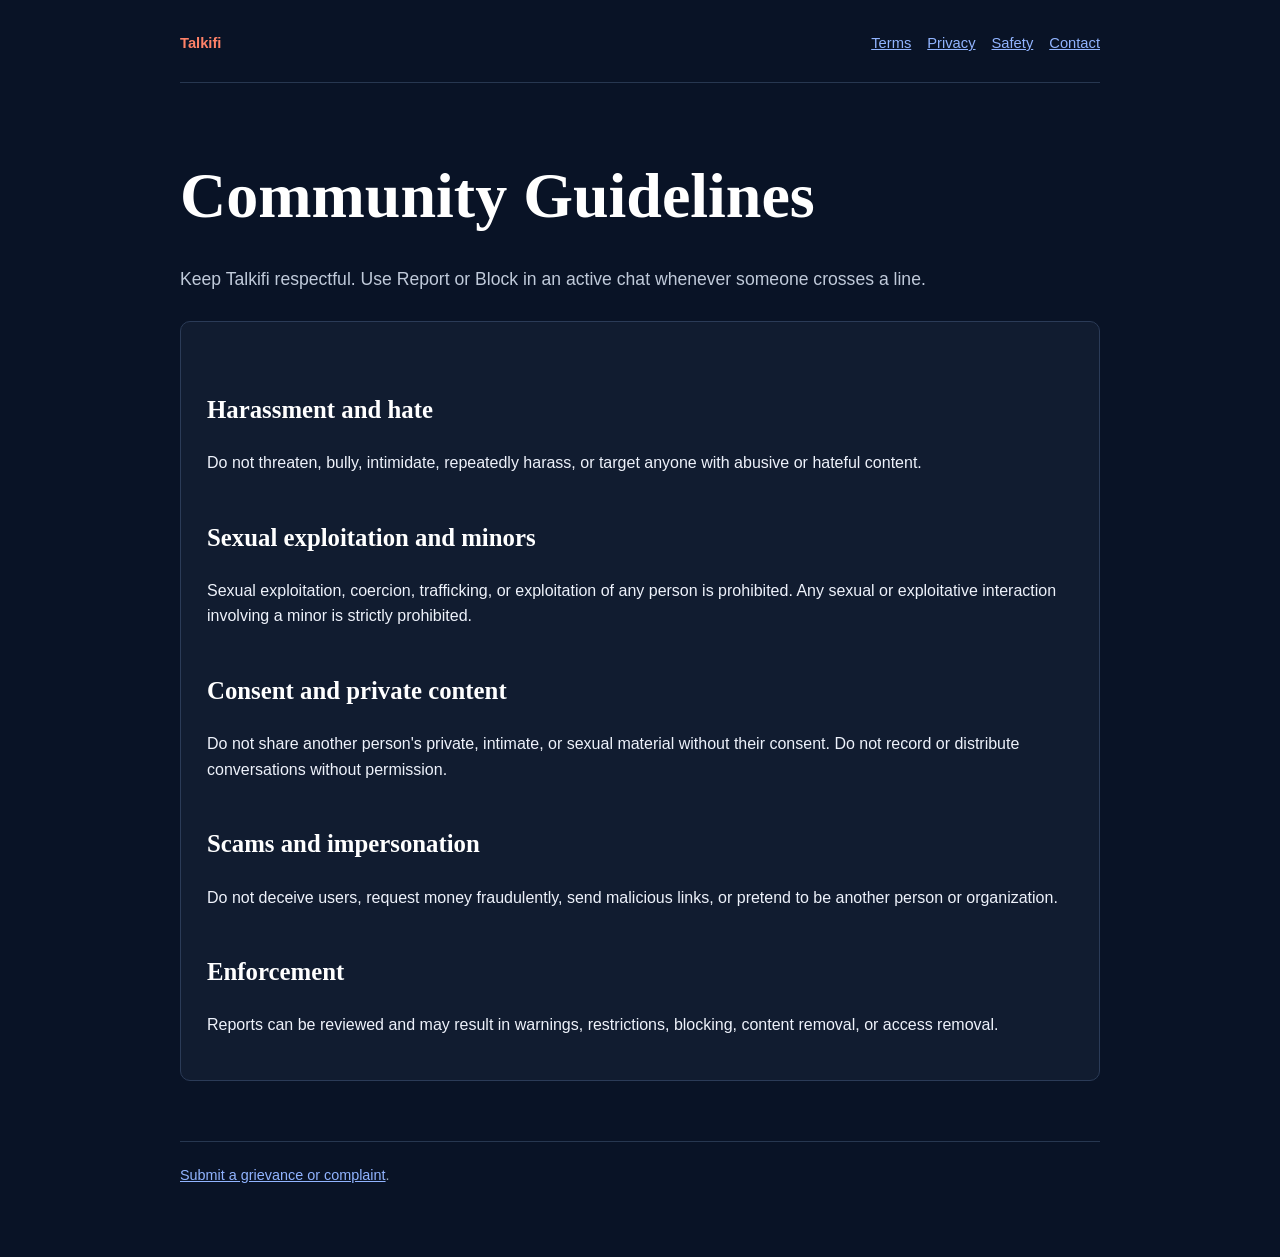
<file: community-guidelines/index.html>
<!doctype html><html lang="en"><head><meta charset="utf-8"><meta name="viewport" content="width=device-width,initial-scale=1"><title>Community Guidelines | Talkifi</title><link rel="stylesheet" href="../public/css/legal.css"></head><body><main class="legal-shell"><nav class="legal-nav"><a class="legal-brand" href="../">Talkifi</a><a href="../terms/">Terms</a><a href="../privacy/">Privacy</a><a href="../safety/">Safety</a><a href="../contact/">Contact</a></nav><h1>Community Guidelines</h1><p class="intro">Keep Talkifi respectful. Use Report or Block in an active chat whenever someone crosses a line.</p><section class="legal-card"><h2>Harassment and hate</h2><p>Do not threaten, bully, intimidate, repeatedly harass, or target anyone with abusive or hateful content.</p><h2>Sexual exploitation and minors</h2><p>Sexual exploitation, coercion, trafficking, or exploitation of any person is prohibited. Any sexual or exploitative interaction involving a minor is strictly prohibited.</p><h2>Consent and private content</h2><p>Do not share another person's private, intimate, or sexual material without their consent. Do not record or distribute conversations without permission.</p><h2>Scams and impersonation</h2><p>Do not deceive users, request money fraudulently, send malicious links, or pretend to be another person or organization.</p><h2>Enforcement</h2><p>Reports can be reviewed and may result in warnings, restrictions, blocking, content removal, or access removal.</p></section><footer><a href="../grievance/">Submit a grievance or complaint</a>.</footer></main></body></html>
</file>
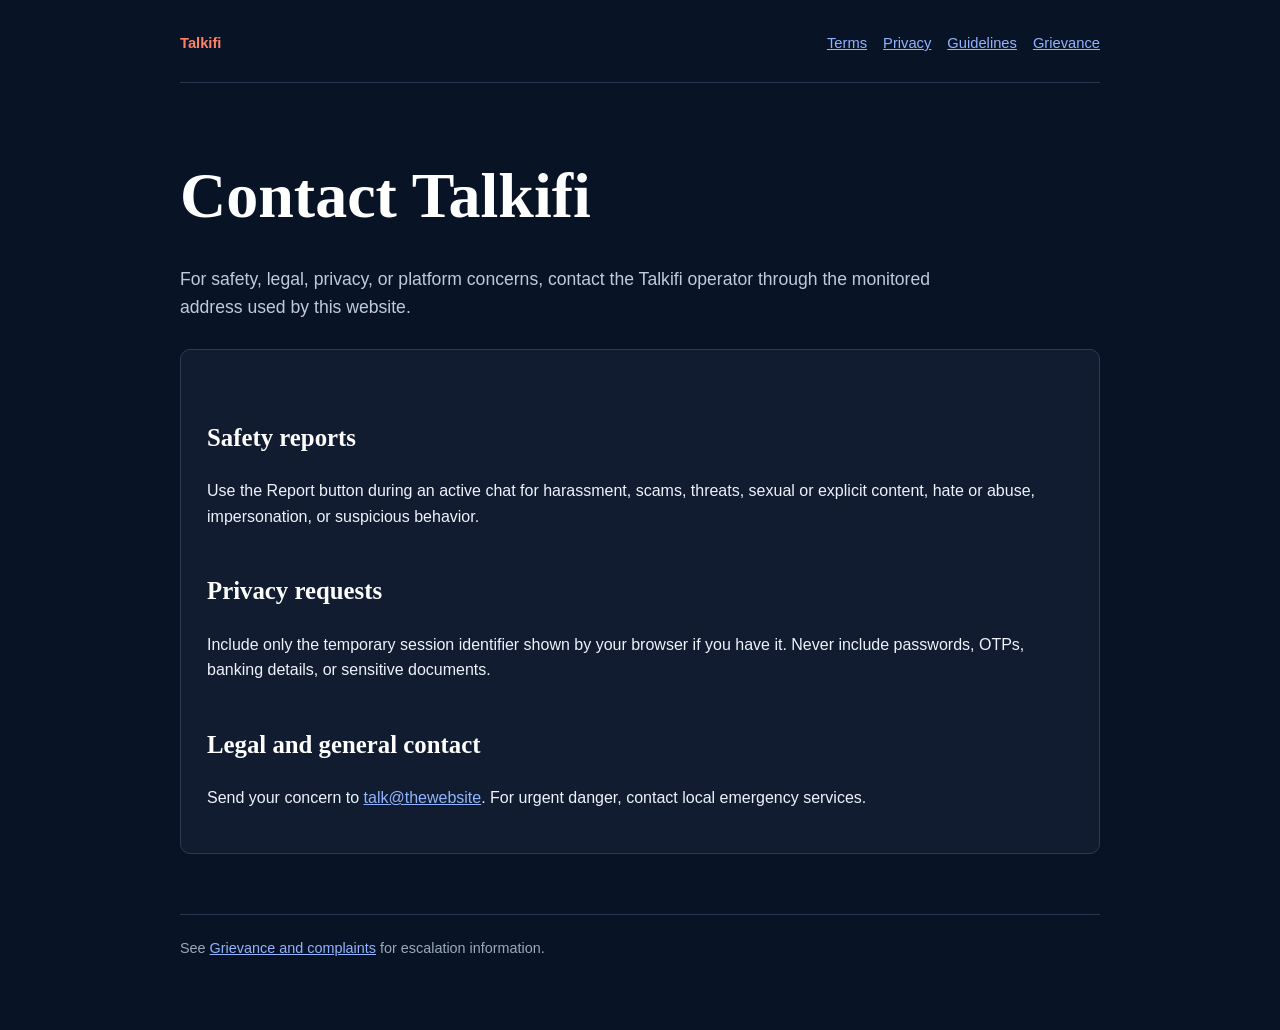
<file: contact/index.html>
<!doctype html><html lang="en"><head><meta charset="utf-8"><meta name="viewport" content="width=device-width,initial-scale=1"><title>Contact | Talkifi</title><link rel="stylesheet" href="../public/css/legal.css"></head><body><main class="legal-shell"><nav class="legal-nav"><a class="legal-brand" href="../">Talkifi</a><a href="../terms/">Terms</a><a href="../privacy/">Privacy</a><a href="../community-guidelines/">Guidelines</a><a href="../grievance/">Grievance</a></nav><h1>Contact Talkifi</h1><p class="intro">For safety, legal, privacy, or platform concerns, contact the Talkifi operator through the monitored address used by this website.</p><section class="legal-card"><h2>Safety reports</h2><p>Use the Report button during an active chat for harassment, scams, threats, sexual or explicit content, hate or abuse, impersonation, or suspicious behavior.</p><h2>Privacy requests</h2><p>Include only the temporary session identifier shown by your browser if you have it. Never include passwords, OTPs, banking details, or sensitive documents.</p><h2>Legal and general contact</h2><p>Send your concern to <a href="mailto:talk@thewebsite">talk@thewebsite</a>. For urgent danger, contact local emergency services.</p></section><footer>See <a href="../grievance/">Grievance and complaints</a> for escalation information.</footer></main></body></html>
</file>
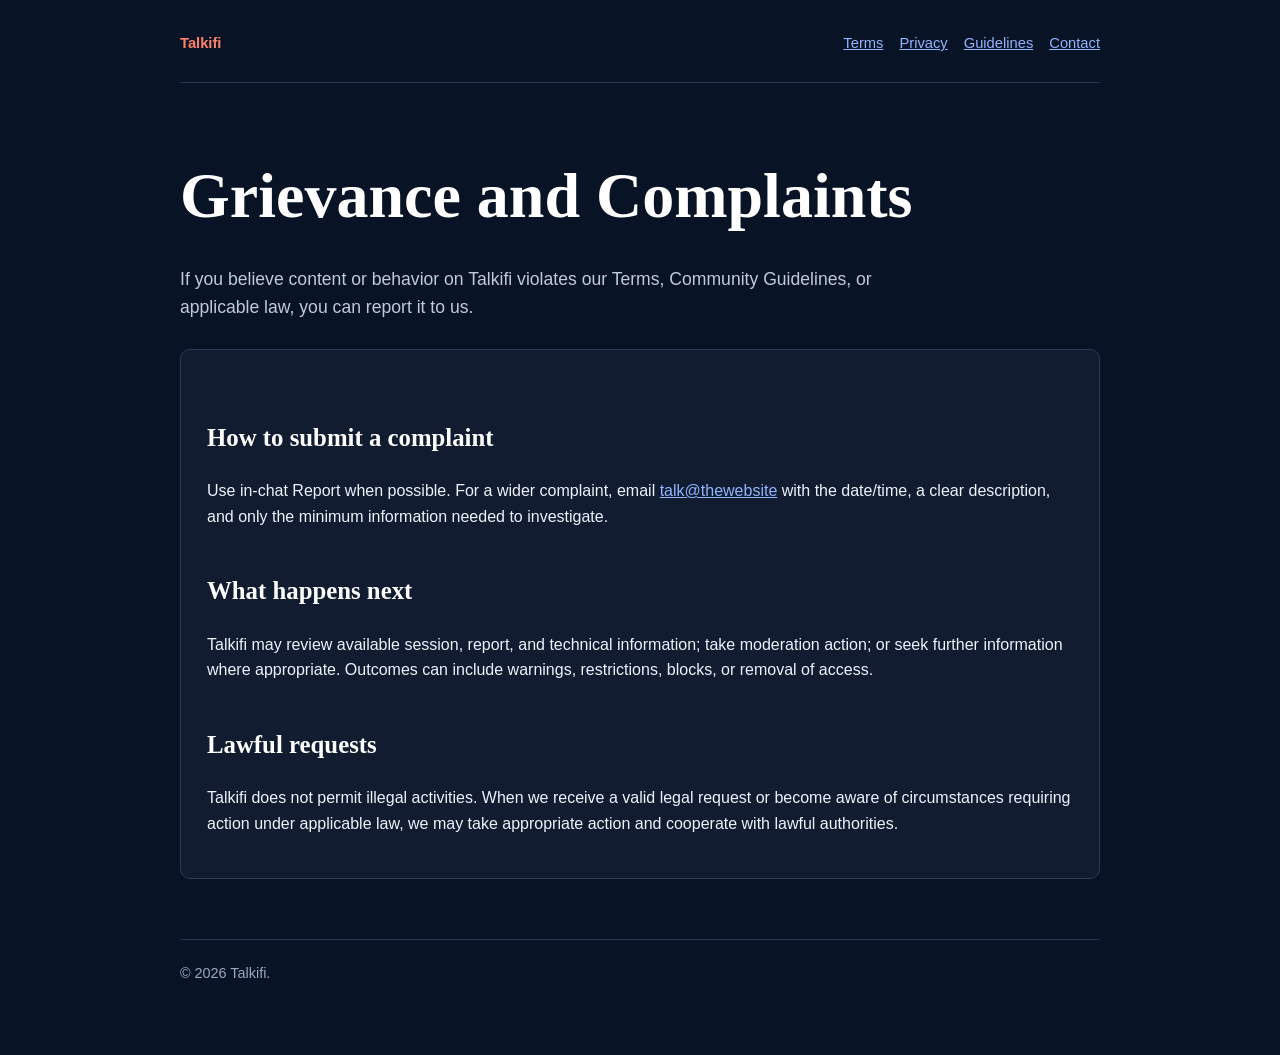
<file: grievance/index.html>
<!doctype html><html lang="en"><head><meta charset="utf-8"><meta name="viewport" content="width=device-width,initial-scale=1"><title>Grievance and Complaints | Talkifi</title><link rel="stylesheet" href="../public/css/legal.css"></head><body><main class="legal-shell"><nav class="legal-nav"><a class="legal-brand" href="../">Talkifi</a><a href="../terms/">Terms</a><a href="../privacy/">Privacy</a><a href="../community-guidelines/">Guidelines</a><a href="../contact/">Contact</a></nav><h1>Grievance and Complaints</h1><p class="intro">If you believe content or behavior on Talkifi violates our Terms, Community Guidelines, or applicable law, you can report it to us.</p><section class="legal-card"><h2>How to submit a complaint</h2><p>Use in-chat Report when possible. For a wider complaint, email <a href="mailto:talk@thewebsite">talk@thewebsite</a> with the date/time, a clear description, and only the minimum information needed to investigate.</p><h2>What happens next</h2><p>Talkifi may review available session, report, and technical information; take moderation action; or seek further information where appropriate. Outcomes can include warnings, restrictions, blocks, or removal of access.</p><h2>Lawful requests</h2><p>Talkifi does not permit illegal activities. When we receive a valid legal request or become aware of circumstances requiring action under applicable law, we may take appropriate action and cooperate with lawful authorities.</p></section><footer>© 2026 Talkifi.</footer></main></body></html>
</file>
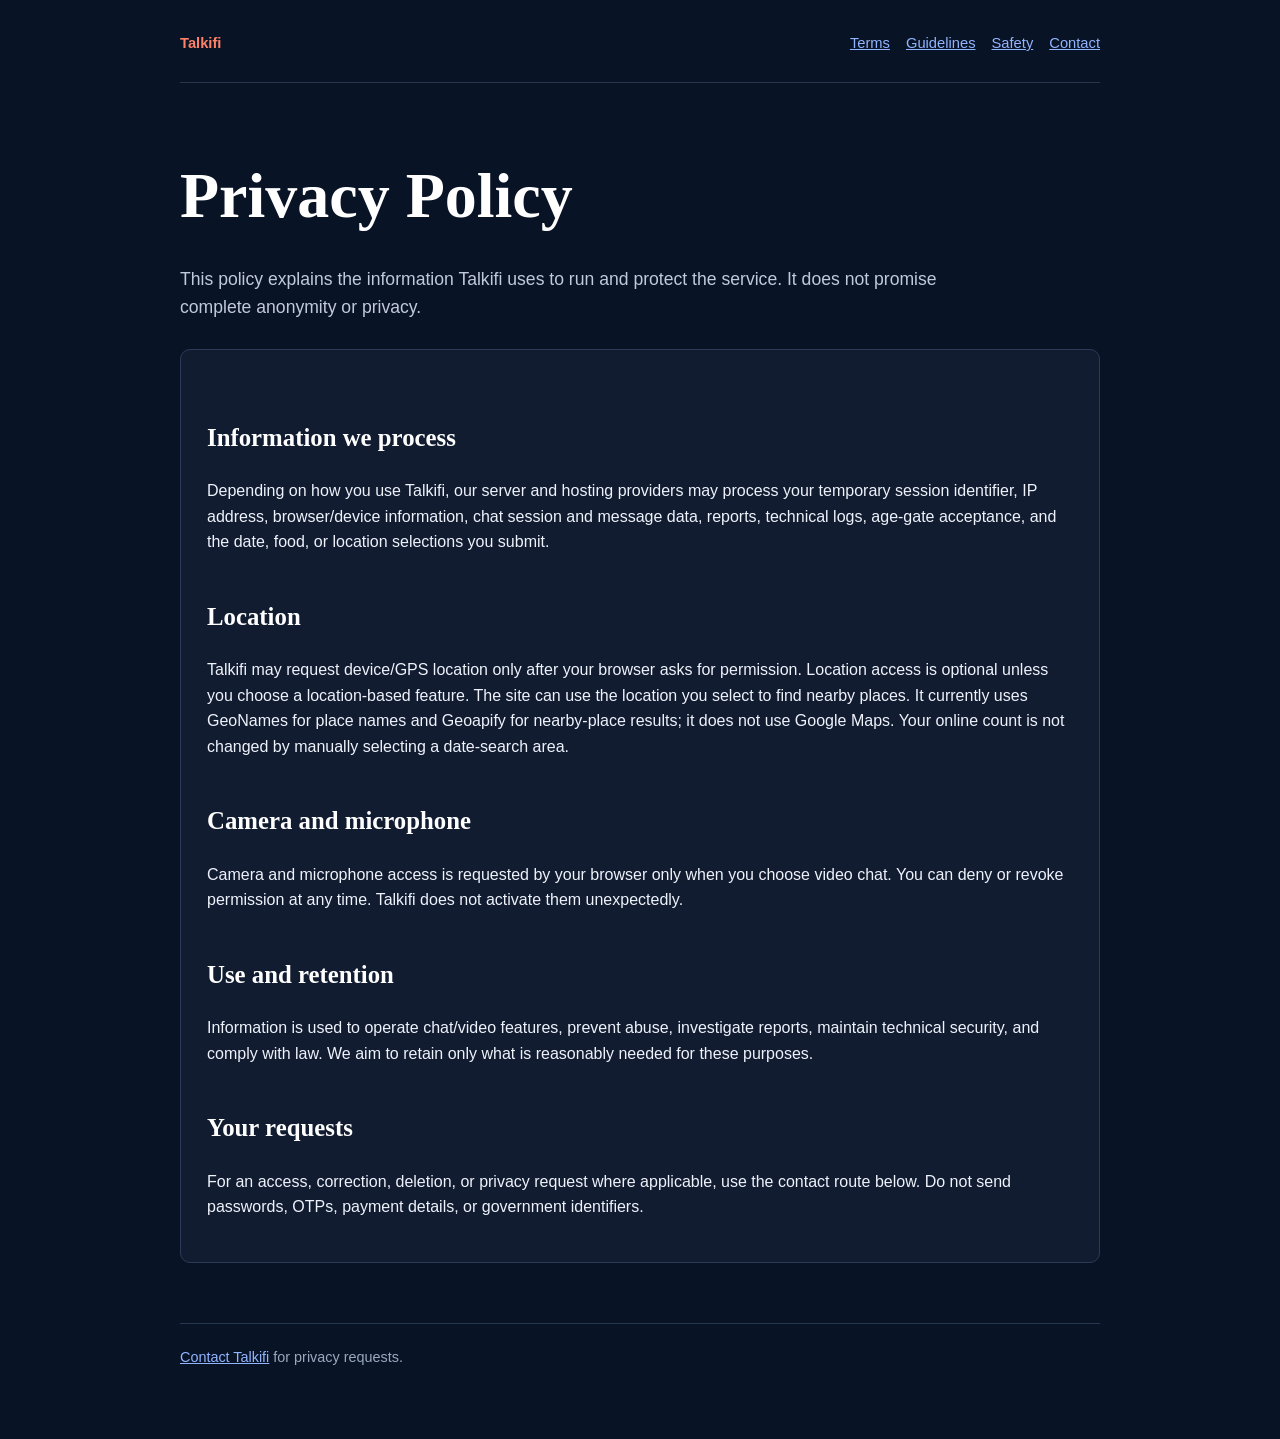
<file: privacy/index.html>
<!doctype html><html lang="en"><head><meta charset="utf-8"><meta name="viewport" content="width=device-width,initial-scale=1"><title>Privacy Policy | Talkifi</title><link rel="stylesheet" href="../public/css/legal.css"></head><body><main class="legal-shell"><nav class="legal-nav"><a class="legal-brand" href="../">Talkifi</a><a href="../terms/">Terms</a><a href="../community-guidelines/">Guidelines</a><a href="../safety/">Safety</a><a href="../contact/">Contact</a></nav><h1>Privacy Policy</h1><p class="intro">This policy explains the information Talkifi uses to run and protect the service. It does not promise complete anonymity or privacy.</p><section class="legal-card"><h2>Information we process</h2><p>Depending on how you use Talkifi, our server and hosting providers may process your temporary session identifier, IP address, browser/device information, chat session and message data, reports, technical logs, age-gate acceptance, and the date, food, or location selections you submit.</p><h2>Location</h2><p>Talkifi may request device/GPS location only after your browser asks for permission. Location access is optional unless you choose a location-based feature. The site can use the location you select to find nearby places. It currently uses GeoNames for place names and Geoapify for nearby-place results; it does not use Google Maps. Your online count is not changed by manually selecting a date-search area.</p><h2>Camera and microphone</h2><p>Camera and microphone access is requested by your browser only when you choose video chat. You can deny or revoke permission at any time. Talkifi does not activate them unexpectedly.</p><h2>Use and retention</h2><p>Information is used to operate chat/video features, prevent abuse, investigate reports, maintain technical security, and comply with law. We aim to retain only what is reasonably needed for these purposes.</p><h2>Your requests</h2><p>For an access, correction, deletion, or privacy request where applicable, use the contact route below. Do not send passwords, OTPs, payment details, or government identifiers.</p></section><footer><a href="../contact/">Contact Talkifi</a> for privacy requests.</footer></main></body></html>
</file>
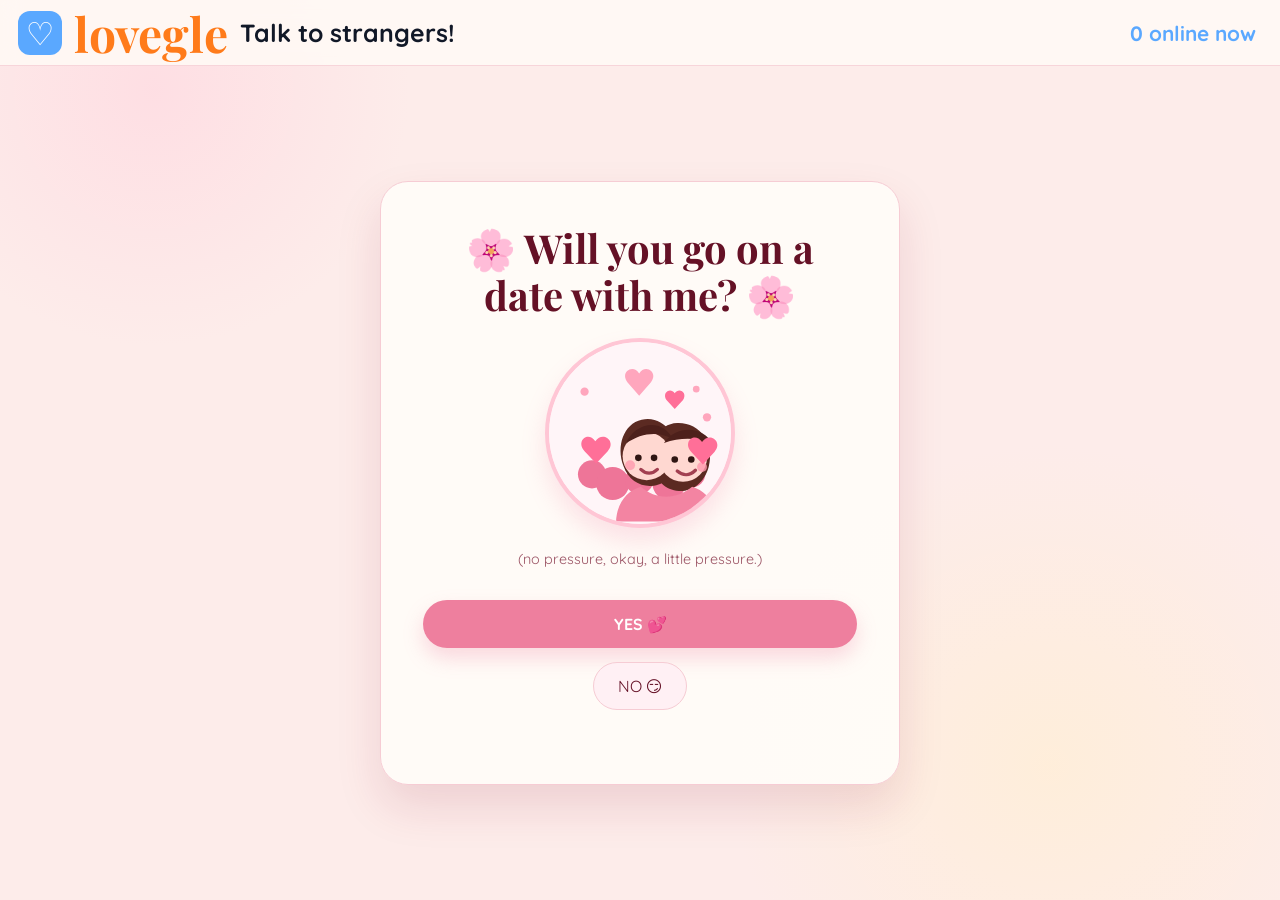
<file: public/index.html>
<!DOCTYPE html>
<html lang="en">
<head>
  <meta charset="UTF-8">
  <meta name="viewport" content="width=device-width, initial-scale=1.0">
  <title>Will You Go On A Date?</title>
  <link rel="preconnect" href="https://fonts.googleapis.com">
  <link rel="preconnect" href="https://fonts.gstatic.com" crossorigin>
  <link href="https://fonts.googleapis.com/css2?family=Playfair+Display:wght@600;700&family=Quicksand:wght@500;600;700&display=swap" rel="stylesheet">
  <link rel="stylesheet" href="css/style.css">
</head>
<body>
  <div class="petal-field" aria-hidden="true"></div>

  <header class="chat-topbar">
    <div class="chat-brand">
      <span class="brand-mark">♡</span>
      <span class="brand-name">lovegle</span>
      <strong>Talk to strangers!</strong>
    </div>
    <button class="online-counter" id="onlineCounter" type="button">0 online now</button>
  </header>

  <aside class="online-panel" id="onlinePanel" aria-hidden="true">
    <div class="online-panel-head">
      <strong>Online People</strong>
      <button id="closeOnlinePanel" type="button" aria-label="Close online stats">×</button>
    </div>
    <div class="online-total" id="onlineTotal">0 online now</div>
    <h3>Country wise</h3>
    <div class="stats-list" id="countryStats"></div>
    <h3>State wise</h3>
    <div class="stats-list" id="stateStats"></div>
  </aside>

  <main class="app-shell">
    <section class="screen active" data-screen="invite">
      <div class="panel invitation-panel">
        <h1>🌸 Will you go on a date with me? 🌸</h1>
        <img class="couple-art" src="assets/couple.svg" alt="Cute romantic couple illustration">
        <p class="tiny-note">(no pressure, okay, a little pressure.)</p>
        <button class="primary-btn" id="yesBtn" type="button">YES 💕</button>
        <button class="secondary-btn runaway" id="noBtn" type="button">NO 😏</button>
        <p class="error-message" id="inviteError"></p>
      </div>
    </section>

    <section class="screen" data-screen="yes">
      <div class="panel">
        <h2>WAIT... YOU ACTUALLY SAID YES?? 🥹</h2>
        <p>I was so ready for you to say no 😭</p>
        <div class="heart-row">💗 💗 💗</div>
        <button class="primary-btn" data-next="date" type="button">okay okay! →</button>
      </div>
    </section>

    <section class="screen" data-screen="date">
      <div class="panel form-panel">
        <h2>So... when are you free? 🥺</h2>
        <label for="dateInput">Pick a Day 🗓️</label>
        <input id="dateInput" type="date">
        <label for="timeInput">What Time? ⏰</label>
        <select id="timeInput">
          <option value="">choose a time...</option>
          <option value="17:00">5:00 PM</option>
          <option value="18:00">6:00 PM</option>
          <option value="19:00">7:00 PM</option>
          <option value="20:00">8:00 PM</option>
        </select>
        <button class="primary-btn" id="saveDateBtn" type="button">set the date! 💗</button>
        <p class="error-message" id="dateError"></p>
      </div>
    </section>

    <section class="screen" data-screen="food">
      <div class="panel food-panel">
        <h2>What are we feeling? 🍽️✨</h2>
        <p>pick your vibe</p>
        <div class="food-grid" id="foodGrid">
          <button class="food-card" data-food="Pizza" type="button"><span>🍕</span>Pizza</button>
          <button class="food-card" data-food="Sushi" type="button"><span>🍣</span>Sushi</button>
          <button class="food-card" data-food="Burgers" type="button"><span>🍔</span>Burgers</button>
          <button class="food-card" data-food="Pasta" type="button"><span>🍝</span>Pasta</button>
          <button class="food-card" data-food="Tacos" type="button"><span>🌮</span>Tacos</button>
          <button class="food-card" data-food="Ramen" type="button"><span>🍜</span>Ramen</button>
        </div>
        <button class="primary-btn" id="saveFoodBtn" type="button">that's the vibe →</button>
        <p class="error-message" id="foodError"></p>
      </div>
    </section>

    <section class="screen" data-screen="location">
      <div class="panel location-panel">
        <h2>Find nearby maybes 💞</h2>
        <p class="tiny-note">Country → state → district → town. Matches stay within a 10 km radius and exact locations stay private.</p>
        <div class="select-stack">
          <label for="countrySelect">Country</label>
          <select id="countrySelect"></select>
          <label for="stateSelect">State</label>
          <select id="stateSelect" disabled></select>
          <label for="districtSelect">District</label>
          <select id="districtSelect" disabled></select>
          <label for="townSelect">Town</label>
          <select id="townSelect" disabled></select>
        </div>
        <div class="radius-control">
          <span>Search diameter</span>
          <strong>10 km</strong>
        </div>
        <div class="approx-map" id="approxMap" aria-label="Approximate nearby match map">
          <div class="map-ring"></div>
          <div class="map-pin user-pin">You</div>
        </div>
        <button class="primary-btn" id="saveLocationBtn" type="button">show nearby matches 💘</button>
        <p class="error-message" id="locationError"></p>
      </div>
    </section>

    <section class="screen" data-screen="matches">
      <div class="panel match-panel">
        <h2>Soft matches around you 💌</h2>
        <p class="tiny-note">Only accepted profiles appear. Details are intentionally limited.</p>
        <div class="match-list" id="matchList"></div>
        <button class="primary-btn" data-next="final" type="button">continue →</button>
      </div>
    </section>

    <section class="screen" data-screen="final">
      <div class="panel">
        <h2>glad you didn't say no. be ready by 6, I'm coming to get you 🚗</h2>
        <p><em>P.S. normal people text. I made a whole website for you. no big deal. 😌</em></p>
        <div class="heart-row">♥ ♥ ♥ ♥ ♥</div>
        <button class="primary-btn" id="acceptBtn" type="button">ok I accept 🥰</button>
        <button class="secondary-btn wide-secondary" data-next="stranger-chat" type="button">random live chat 💬</button>
        <p class="error-message" id="acceptError"></p>
      </div>
    </section>

    <section class="screen" data-screen="stranger-chat">
      <div class="panel chat-panel">
        <h2>Stranger live chat 💬</h2>
        <div class="mode-tabs" role="group" aria-label="Chat mode">
          <button class="mode-tab active" id="textModeBtn" type="button">Text Chat</button>
          <button class="mode-tab" id="videoModeBtn" type="button">Video Chat</button>
        </div>
        <p class="tiny-note">Text chat and optional video with a random person. Keep it kind and do not share private details.</p>
        <div class="chat-status" id="chatStatus">Not connected</div>
        <div class="video-grid">
          <video id="localVideo" muted playsinline></video>
          <video id="remoteVideo" playsinline autoplay></video>
        </div>
        <div class="chat-actions">
          <button class="primary-btn compact-btn" id="findChatBtn" type="button">find person</button>
          <button class="secondary-btn compact-btn" id="videoChatBtn" type="button" disabled>start video</button>
          <button class="secondary-btn compact-btn" id="leaveChatBtn" type="button" disabled>leave</button>
        </div>
        <div class="messages" id="messages"></div>
        <form class="message-form" id="messageForm">
          <input id="messageInput" type="text" maxlength="1000" placeholder="type a sweet message..." autocomplete="off" disabled>
          <button class="primary-btn send-btn" type="submit" disabled>send</button>
        </form>
        <p class="error-message" id="chatError"></p>
      </div>
    </section>
  </main>

  <script src="js/api.js"></script>
  <script src="js/animations.js"></script>
  <script src="js/app.js"></script>
</body>
</html>
</file>
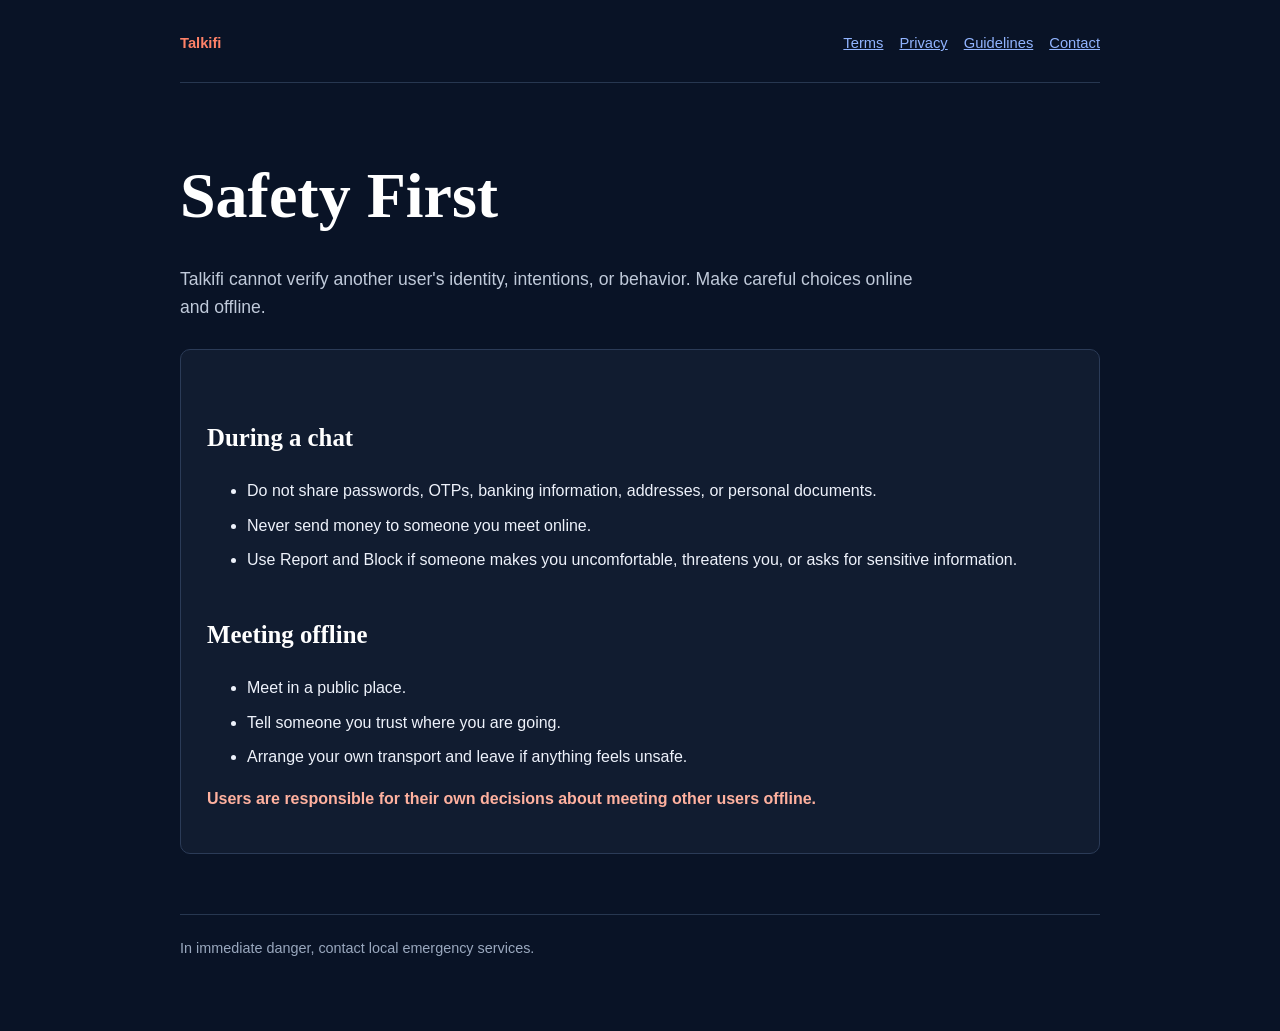
<file: safety/index.html>
<!doctype html><html lang="en"><head><meta charset="utf-8"><meta name="viewport" content="width=device-width,initial-scale=1"><title>Safety | Talkifi</title><link rel="stylesheet" href="../public/css/legal.css"></head><body><main class="legal-shell"><nav class="legal-nav"><a class="legal-brand" href="../">Talkifi</a><a href="../terms/">Terms</a><a href="../privacy/">Privacy</a><a href="../community-guidelines/">Guidelines</a><a href="../contact/">Contact</a></nav><h1>Safety First</h1><p class="intro">Talkifi cannot verify another user's identity, intentions, or behavior. Make careful choices online and offline.</p><section class="legal-card"><h2>During a chat</h2><ul><li>Do not share passwords, OTPs, banking information, addresses, or personal documents.</li><li>Never send money to someone you meet online.</li><li>Use Report and Block if someone makes you uncomfortable, threatens you, or asks for sensitive information.</li></ul><h2>Meeting offline</h2><ul><li>Meet in a public place.</li><li>Tell someone you trust where you are going.</li><li>Arrange your own transport and leave if anything feels unsafe.</li></ul><p class="notice">Users are responsible for their own decisions about meeting other users offline.</p></section><footer>In immediate danger, contact local emergency services.</footer></main></body></html>
</file>
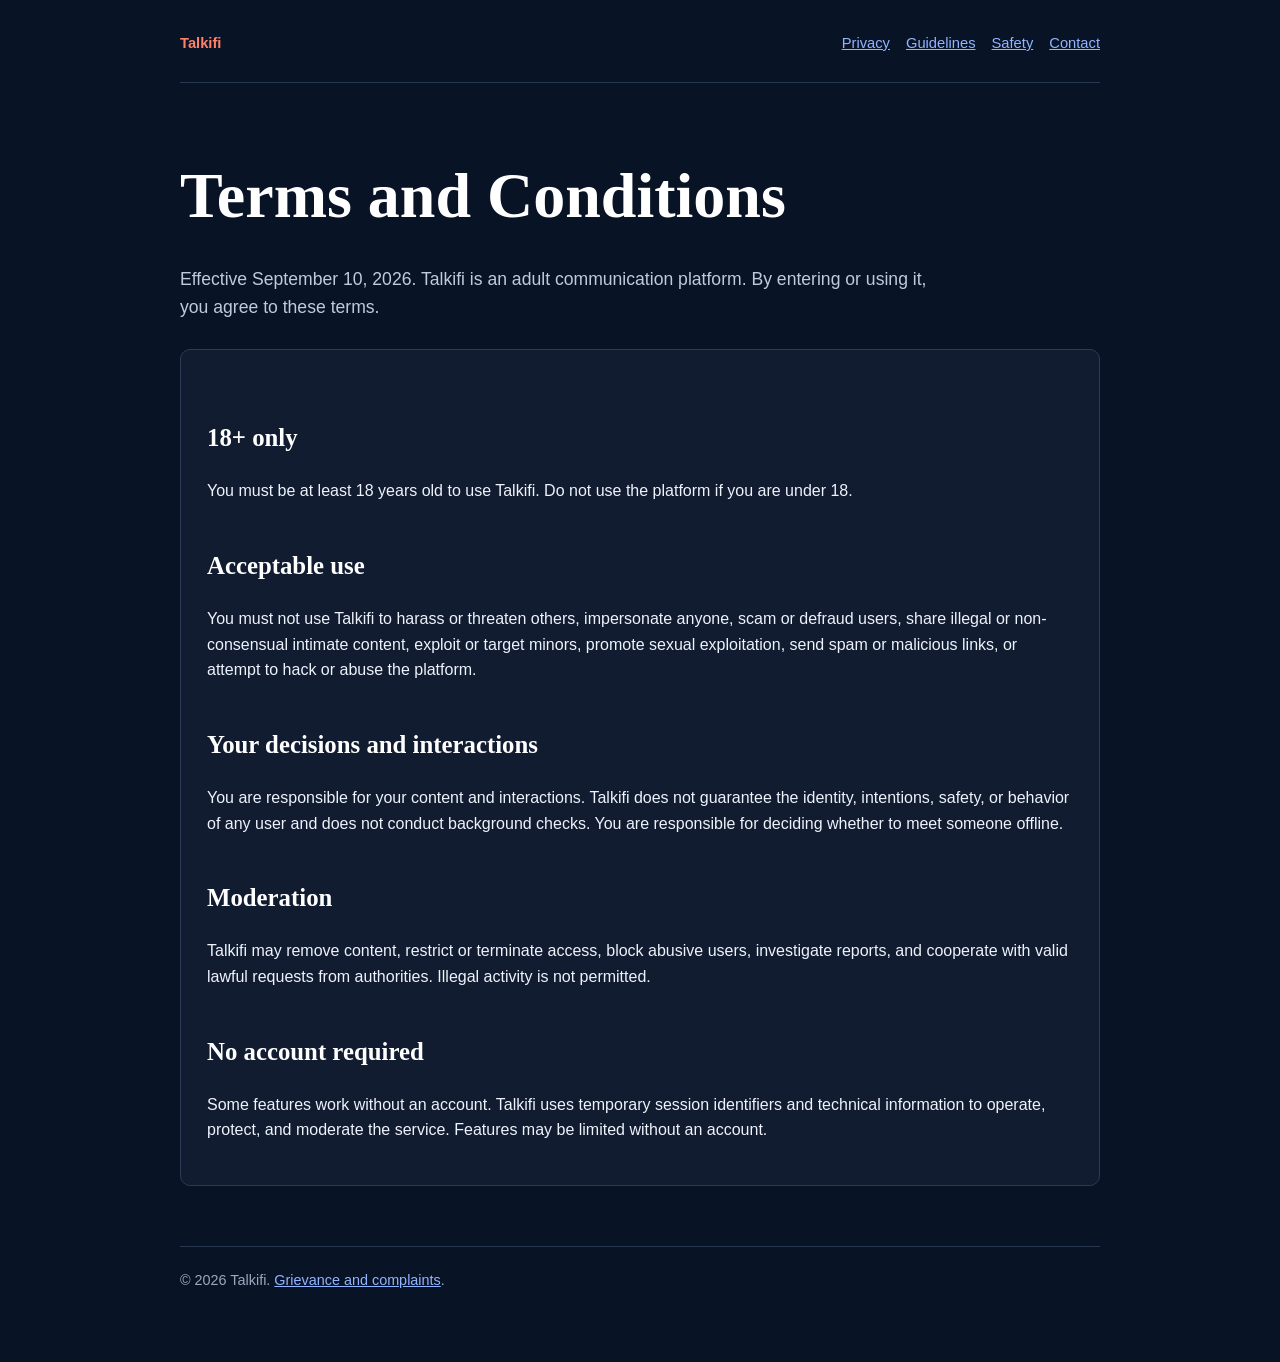
<file: terms/index.html>
<!doctype html><html lang="en"><head><meta charset="utf-8"><meta name="viewport" content="width=device-width,initial-scale=1"><title>Terms and Conditions | Talkifi</title><link rel="stylesheet" href="../public/css/legal.css"></head><body><main class="legal-shell"><nav class="legal-nav"><a class="legal-brand" href="../">Talkifi</a><a href="../privacy/">Privacy</a><a href="../community-guidelines/">Guidelines</a><a href="../safety/">Safety</a><a href="../contact/">Contact</a></nav><h1>Terms and Conditions</h1><p class="intro">Effective September 10, 2026. Talkifi is an adult communication platform. By entering or using it, you agree to these terms.</p><section class="legal-card"><h2>18+ only</h2><p>You must be at least 18 years old to use Talkifi. Do not use the platform if you are under 18.</p><h2>Acceptable use</h2><p>You must not use Talkifi to harass or threaten others, impersonate anyone, scam or defraud users, share illegal or non-consensual intimate content, exploit or target minors, promote sexual exploitation, send spam or malicious links, or attempt to hack or abuse the platform.</p><h2>Your decisions and interactions</h2><p>You are responsible for your content and interactions. Talkifi does not guarantee the identity, intentions, safety, or behavior of any user and does not conduct background checks. You are responsible for deciding whether to meet someone offline.</p><h2>Moderation</h2><p>Talkifi may remove content, restrict or terminate access, block abusive users, investigate reports, and cooperate with valid lawful requests from authorities. Illegal activity is not permitted.</p><h2>No account required</h2><p>Some features work without an account. Talkifi uses temporary session identifiers and technical information to operate, protect, and moderate the service. Features may be limited without an account.</p></section><footer>© 2026 Talkifi. <a href="../grievance/">Grievance and complaints</a>.</footer></main></body></html>
</file>
<file: public/css/legal.css>
:root { color-scheme: dark; }
* { box-sizing: border-box; }
body { margin: 0; background: #091326; color: #eef2fb; font-family: Arial, sans-serif; line-height: 1.6; }
a { color: #91b4ff; }
.legal-shell { width: min(920px, calc(100% - 40px)); margin: 0 auto; padding: 32px 0 70px; }
.legal-nav { display: flex; flex-wrap: wrap; gap: 16px; padding-bottom: 26px; border-bottom: 1px solid #273750; font-size: .92rem; }
.legal-brand { margin-right: auto; color: #ff8268; font-weight: 700; text-decoration: none; }
h1, h2 { font-family: Georgia, serif; color: #fff; } h1 { font-size: clamp(2.25rem, 6vw, 4rem); margin: 62px 0 12px; } h2 { margin-top: 42px; font-size: 1.55rem; }
.intro { color: #c0cada; font-size: 1.1rem; max-width: 760px; } .legal-card { margin-top: 28px; padding: 26px; border: 1px solid #2b3b57; border-radius: 10px; background: #111c30; }
li { margin: 9px 0; } .notice { color: #ffb19f; font-weight: 700; } footer { margin-top: 60px; padding-top: 22px; border-top: 1px solid #273750; color: #9aa8be; font-size: .9rem; }
@media (max-width: 600px) { .legal-shell { width: min(100% - 28px, 920px); } .legal-nav { gap: 10px 14px; } .legal-brand { flex-basis: 100%; } .legal-card { padding: 20px; } }
</file>
<file: public/css/style.css>
:root {
  --cream: #fffaf5;
  --blush: #fdecea;
  --pink: #ee7f9e;
  --pink-soft: #f8b6c8;
  --rose: #8b1834;
  --rose-dark: #651126;
  --line: #f6ccd4;
  --ink: #6c1730;
  --shadow: 0 22px 45px rgba(139, 24, 52, 0.13);
}

* {
  box-sizing: border-box;
}

body {
  margin: 0;
  min-height: 100vh;
  overflow-x: hidden;
  background:
    radial-gradient(circle at 12% 10%, rgba(255, 211, 222, 0.55), transparent 16rem),
    radial-gradient(circle at 82% 85%, rgba(255, 238, 214, 0.8), transparent 20rem),
    var(--blush);
  color: var(--ink);
  font-family: "Quicksand", system-ui, sans-serif;
}

body.dark-landing {
  background: #091326;
  color: #f7f8ff;
}

body.dark-landing .chat-topbar {
  border-bottom-color: rgba(67, 87, 124, .35);
  background: rgba(9, 19, 38, .9);
}

body.dark-landing .chat-brand strong {
  color: #f7f8ff;
}

body.dark-landing .online-counter {
  color: #8cacff;
}

body:has(.landing-screen.active) {
  background: #091326;
}

body:has(.landing-screen.active) .chat-topbar {
  border-bottom-color: rgba(67, 87, 124, .35);
  background: rgba(9, 19, 38, .9);
}

body:has(.landing-screen.active) .brand-name {
  color: #f7f8ff;
  font-family: "Quicksand", system-ui, sans-serif;
  font-size: 1.2rem;
}

body.dark-app {
  background: #091326;
  color: #f7f8ff;
}

body.dark-app .chat-topbar {
  border-bottom-color: rgba(67, 87, 124, .35);
  background: rgba(9, 19, 38, .94);
}

body.dark-app .chat-brand strong,
body.dark-app .online-counter {
  color: #a9b1c2;
}

body.dark-app .panel {
  border-color: #354056;
  background: rgba(26, 34, 52, .96);
  box-shadow: 0 20px 60px rgba(0, 0, 0, .2);
}

body.dark-app h1,
body.dark-app h2,
body.dark-app label,
body.dark-app .chat-status,
body.dark-app .video-label {
  color: #f7f8ff;
}

body.dark-app p,
body.dark-app .tiny-note,
body.dark-app .check-row,
body.dark-app .error-message {
  color: #a9b1c2;
}

body.dark-app input,
body.dark-app select {
  border-color: #46526b;
  background: #121b2d;
  color: #f7f8ff;
}

body.dark-app .chat-gate,
body.dark-app .messages,
body.dark-app .chat-status {
  border-color: #354056;
  background: #121b2d;
}

body.dark-app .chat-gate.approved {
  border-color: #46526b;
  background: #18243a;
}

body.dark-app .video-tile {
  border-color: #46526b;
  background: #0b1220;
}

body.dark-app .video-grid video {
  border-color: #46526b;
  background: #0b1220;
}

body.dark-app .video-label {
  background: rgba(9, 19, 38, .86);
}

body.dark-app .radius-control,
body.dark-app .approx-map,
body.dark-app .approx-map.ready {
  border-color: #354056;
  background-color: #121b2d;
}

body.dark-app .map-status {
  color: #a9b1c2;
}

body.dark-app .map-ring {
  border-color: rgba(109, 157, 248, .7);
  background: rgba(109, 157, 248, .08);
}

body.dark-app .match-item {
  border-color: #354056;
  background: #121b2d;
}

.location-button {
  width: 100%;
  margin-bottom: 8px;
}

.location-permission-note {
  margin: 0 0 16px;
  color: #a9b1c2;
  font-size: .82rem;
  text-align: center;
}

body.dark-app .secondary-btn,
body.dark-app .mode-tab {
  border-color: #46526b;
  background: #1a263b;
  color: #f7f8ff;
}

body.dark-app .mode-tab.active,
body.dark-app .primary-btn {
  background: linear-gradient(110deg, #6d9df8, #b680ff);
  color: #0c1225;
}

.landing-nav {
  display: flex;
  align-items: center;
  gap: clamp(18px, 4vw, 42px);
  margin-left: auto;
  margin-right: 26px;
}

.landing-nav a {
  color: #a9b1c2;
  text-decoration: none;
  font-size: .95rem;
}

.landing-nav a:hover {
  color: #fff;
}

.landing-account-actions {
  display: flex;
  align-items: center;
  gap: 16px;
  margin-left: auto;
}

.landing-account-actions a {
  color: #a9b1c2;
  text-decoration: none;
  font-size: .95rem;
}

.landing-account-actions button {
  min-height: 42px;
  padding: 0 20px;
  border: 0;
  border-radius: 999px;
  background: #f2f3f7;
  color: #111827;
  cursor: pointer;
  font-weight: 700;
}

.chat-topbar {
  position: fixed;
  top: 0;
  left: 0;
  right: 0;
  z-index: 10;
  display: flex;
  align-items: center;
  justify-content: space-between;
  gap: 16px;
  min-height: 66px;
  padding: 8px 18px;
  border-bottom: 1px solid rgba(246, 204, 212, 0.8);
  background: rgba(255, 250, 245, 0.88);
  backdrop-filter: blur(10px);
}

.chat-brand {
  display: flex;
  align-items: center;
  gap: 12px;
  min-width: 0;
  color: inherit;
  text-decoration: none;
}

.brand-mark {
  display: grid;
  place-items: center;
  width: 44px;
  height: 44px;
  border-radius: 12px;
  background: #5aa8ff;
  color: white;
  font-size: 2rem;
  font-weight: 700;
}

.brand-name {
  color: #ff7b1a;
  font-family: "Playfair Display", Georgia, serif;
  font-size: clamp(1.8rem, 5vw, 3rem);
  font-weight: 700;
  line-height: 1;
}

.chat-brand strong {
  color: #111827;
  font-size: clamp(1rem, 2.8vw, 1.55rem);
  white-space: nowrap;
}

.online-counter {
  border: 0;
  background: transparent;
  color: #5aa8ff;
  cursor: pointer;
  font-size: clamp(0.95rem, 2.3vw, 1.3rem);
  font-weight: 700;
  white-space: nowrap;
}

.online-panel {
  position: fixed;
  top: 78px;
  right: max(18px, 2vw);
  left: auto;
  z-index: 20;
  display: none;
  width: min(360px, calc(100vw - 32px));
  max-height: calc(100vh - 96px);
  overflow: auto;
  padding: 18px;
  border: 1px solid var(--line);
  border-radius: 18px;
  background: rgba(255, 253, 249, 0.98);
  box-shadow: var(--shadow);
}

.online-panel.open {
  display: block;
}

.online-panel-head {
  display: flex;
  align-items: center;
  justify-content: space-between;
  color: var(--rose-dark);
}

.online-panel-head button {
  width: 32px;
  height: 32px;
  border: 1px solid var(--line);
  border-radius: 50%;
  background: #fff0f4;
  color: var(--rose-dark);
  cursor: pointer;
}

.online-location-note {
  margin: 10px 0 16px;
  color: #a9b1c2;
  font-size: .82rem;
  line-height: 1.45;
}

.online-total {
  margin: 12px 0;
  padding: 12px;
  border-radius: 14px;
  background: #fff3f6;
  color: var(--rose-dark);
  font-weight: 700;
}

.online-panel h3 {
  margin: 16px 0 8px;
  color: var(--rose);
  font-size: 0.95rem;
}

.stats-list {
  display: grid;
  gap: 8px;
}

.stat-row {
  display: flex;
  justify-content: space-between;
  gap: 14px;
  padding: 9px 11px;
  border: 1px solid var(--line);
  border-radius: 12px;
  background: var(--cream);
}

body.dark-landing .online-panel,
body.dark-app .online-panel {
  border-color: #354056;
  background: #121b2d;
  box-shadow: 0 24px 60px rgba(0, 0, 0, .38);
}

body.dark-landing .online-panel-head,
body.dark-app .online-panel-head {
  color: #f7f8ff;
}

body.dark-landing .online-panel-head button,
body.dark-app .online-panel-head button {
  border-color: #46526b;
  background: #1a263b;
  color: #f7f8ff;
}

body.dark-landing .online-total,
body.dark-app .online-total {
  background: #1a263b;
  color: #f7f8ff;
}

body.dark-landing .online-panel h3,
body.dark-app .online-panel h3 {
  color: #8cacff;
}

body.dark-landing .stat-row,
body.dark-app .stat-row {
  border-color: #354056;
  background: #18243a;
  color: #f7f8ff;
}

body.dark-landing .stat-row strong,
body.dark-app .stat-row strong {
  color: #9b82ff;
}

button,
input,
select {
  font: inherit;
}

.app-shell {
  min-height: 100vh;
  display: grid;
  place-items: center;
  padding: 90px 24px 24px;
}

.screen {
  display: none;
  width: min(100%, 520px);
}

.screen.active {
  display: block;
  animation: floatIn 440ms ease both;
}

.landing-screen {
  width: min(100%, 1308px);
}

.landing-screen .invitation-panel {
  display: none;
}

.landing-screen {
  color: #f7f8ff;
  position: relative;
}

.landing-screen::before {
  content: "";
  position: fixed;
  inset: 0;
  z-index: 0;
  background-color: #091326;
  background-image: linear-gradient(rgba(120, 151, 219, .07) 1px, transparent 1px), linear-gradient(90deg, rgba(120, 151, 219, .07) 1px, transparent 1px);
  background-size: 56px 56px;
}

.landing-screen > * {
  position: relative;
  z-index: 1;
}

.landing-layout {
  display: grid;
  grid-template-columns: minmax(0, 1fr) minmax(420px, .88fr);
  gap: clamp(40px, 8vw, 110px);
  align-items: center;
  padding: 70px 0 44px;
}

.landing-copy { max-width: 560px; }
.live-pill { display: inline-flex; align-items: center; gap: 9px; padding: 9px 15px; border: 1px solid #315b9c; border-radius: 999px; color: #74a3ff; font-size: .75rem; letter-spacing: .16em; }
.live-pill span { width: 7px; height: 7px; border-radius: 50%; background: #66e4bd; box-shadow: 0 0 12px #66e4bd; }
.landing-copy h1 { margin: 26px 0 22px; color: #f7f8ff; font-size: clamp(3.5rem, 7vw, 6.3rem); line-height: .93; letter-spacing: 0; }
.landing-copy h1 em { color: #9b82ff; font-style: normal; }
.landing-lede { max-width: 550px; color: #a9b1c2; font-size: 1.13rem; line-height: 1.65; }
.landing-actions, .preview-actions { display: flex; flex-wrap: wrap; gap: 14px; margin-top: 30px; }
.landing-primary, .landing-secondary, .date-teaser button, .skip-preview { min-height: 54px; padding: 0 25px; border-radius: 15px; cursor: pointer; font-weight: 700; }
.landing-primary { border: 0; background: linear-gradient(110deg, #6d9df8, #b680ff); color: #0c1225; }
.landing-secondary, .skip-preview { border: 1px solid #39445e; background: #151e31; color: #f5f6fd; }
.landing-location-btn { min-height: 42px; margin-top: 14px; padding: 0 18px; border: 1px solid #4169ae; border-radius: 12px; background: #18243a; color: #9dbbff; cursor: pointer; font-weight: 700; }
.landing-location-btn:disabled { cursor: wait; opacity: .65; }
.landing-location-status { min-height: 20px; margin: 8px 0 0; color: #8f99ad; font-size: .82rem; }
.play-icon { display: inline-grid; place-items: center; width: 25px; height: 25px; margin-right: 8px; border-radius: 50%; background: #f5f6fd; color: #6898f6; font-size: .7rem; }
.landing-note { color: #727d91; font-size: .8rem; letter-spacing: .03em; }
.landing-preview-column { display: grid; gap: 20px; }
.preview-card, .date-teaser, .landing-features article, .landing-terms { border: 1px solid #354056; border-radius: 24px; background: rgba(26, 34, 52, .9); box-shadow: 0 20px 60px rgba(0, 0, 0, .2); }
.preview-card { padding: 30px; }
.preview-heading { display: flex; align-items: center; justify-content: space-between; gap: 12px; margin-bottom: 24px; font-size: 1.2rem; }
.preview-heading span { padding: 8px 12px; border: 1px solid #6a55a6; border-radius: 999px; color: #ae91ff; font-size: .7rem; letter-spacing: .12em; }
.preview-video { position: relative; display: grid; place-items: center; min-height: 310px; overflow: hidden; border-radius: 19px; background: linear-gradient(145deg, #0d9ed0, #584b91 60%, #1a293e); }
.preview-video img { width: 72%; max-height: 250px; object-fit: contain; filter: brightness(1.2); }
.preview-play { position: absolute; display: grid; place-items: center; width: 62px; height: 62px; border-radius: 50%; background: rgba(255,255,255,.9); color: #5b70d3; }
.preview-actions .landing-primary { flex: 1; }
.date-teaser { display: flex; align-items: center; gap: 17px; padding: 22px; }
.date-icon, .feature-icon { display: grid; place-items: center; flex: 0 0 auto; width: 48px; height: 48px; border-radius: 15px; background: #26355a; color: #75a1ff; font-weight: 700; }
.date-teaser strong { color: #f7f8ff; }.date-teaser p { margin: 4px 0 0; color: #8f99ad; font-size: .86rem; line-height: 1.4; }.date-teaser button { min-height: 42px; margin-left: auto; padding: 0 16px; border: 1px solid #46526b; background: #202b40; color: #f7f8ff; }
.landing-features { display: grid; grid-template-columns: repeat(3, 1fr); gap: 18px; }.landing-features article { padding: 25px; }.landing-features h2 { margin: 22px 0 9px; font-size: 1.12rem; }.landing-features p, .landing-terms p { margin: 0; color: #939daf; line-height: 1.55; font-size: .9rem; }.feature-icon.purple { background: #30294f; color: #bc9aff; }.feature-icon.green { background: #0e484d; color: #5bddba; }
.landing-terms { margin-top: 44px; padding: 25px 30px; color: #74a3ff; }.terms-grid { display: grid; grid-template-columns: repeat(3, 1fr); gap: 20px 32px; margin-top: 23px; }.terms-grid p { margin: 0; color: #939daf; line-height: 1.55; font-size: .9rem; }.terms-links { display: flex; flex-wrap: wrap; gap: 28px; margin-top: 23px; }.terms-links a, .landing-footer a { color: #939daf; text-decoration: none; }.terms-links a:hover, .landing-footer a:hover { color: #78a2ff; }
.landing-footer { display: flex; align-items: center; justify-content: space-between; gap: 20px; margin-top: 48px; padding: 25px 0 8px; border-top: 1px solid #26344e; color: #939daf; }.landing-footer strong { color: #f7f8ff; font-size: 1.05rem; }.landing-footer strong span { display: inline-grid; place-items: center; width: 38px; height: 38px; margin-right: 10px; border: 1px solid #4169ae; border-radius: 12px; color: #78a2ff; }.landing-footer p { margin: 0; }.landing-footer div { display: flex; gap: 24px; }
.landing-docs { display: grid; gap: 18px; margin-top: 22px; scroll-margin-top: 92px; }
.landing-doc { display: grid; grid-template-columns: 58px minmax(0, 1fr); gap: 20px; padding: 28px 30px; border: 1px solid #354056; border-radius: 24px; background: rgba(26, 34, 52, .9); scroll-margin-top: 92px; }
.landing-doc h2 { margin: 0 0 10px; color: #f7f8ff; font-size: 1.25rem; }
.landing-doc p, .landing-doc li { color: #939daf; line-height: 1.6; font-size: .93rem; }
.landing-doc p { margin: 0 0 12px; }.landing-doc ol, .landing-doc ul { margin: 0; padding-left: 19px; }.landing-doc li + li { margin-top: 5px; }
.doc-number { display: grid; place-items: center; width: 48px; height: 48px; border: 1px solid #4169ae; border-radius: 15px; background: #26355a; color: #78a2ff; font-weight: 700; }
.safety-number { border-color: #7050a9; background: #30294f; color: #bd9aff; }.terms-number { border-color: #148b86; background: #0e484d; color: #68e0c3; }
@media (max-width: 820px) { .landing-doc { grid-template-columns: 1fr; padding: 22px; } }
@media (max-width: 820px) { .terms-grid { grid-template-columns: 1fr; } .landing-footer { align-items: flex-start; flex-direction: column; } .landing-footer div { gap: 18px; } }

@media (max-width: 820px) {
  .landing-nav { display: none; }
  .landing-account-actions { display: none; }
  .landing-layout { grid-template-columns: 1fr; padding-top: 35px; }.landing-copy { max-width: none; }.landing-copy h1 { font-size: clamp(3.3rem, 15vw, 5.5rem); }.preview-video { min-height: 230px; }.landing-features, .landing-terms > div { grid-template-columns: 1fr; }.date-teaser button { margin-left: auto; }
}

/* Required adult, consent, and safety controls. */
.age-gate[hidden] { display: none; }
.age-gate {
  position: fixed;
  z-index: 1000;
  inset: 0;
  display: grid;
  place-items: center;
  padding: 24px;
  overflow: auto;
  background: rgba(4, 10, 24, .94);
}
.age-gate-open { overflow: hidden; }
.age-gate-card, .safety-dialog {
  width: min(100%, 580px);
  border: 1px solid #314362;
  border-radius: 12px;
  background: #121d31;
  color: #f7f8ff;
  box-shadow: 0 28px 70px rgba(0, 0, 0, .38);
}
.age-gate-card { padding: clamp(28px, 5vw, 48px); }
.age-gate-kicker { display: block; color: #ff8668; font-size: .8rem; font-weight: 700; text-transform: uppercase; }
.age-gate-card h1, .safety-dialog h2 { margin: 12px 0 14px; color: #f7f8ff; font-family: "Playfair Display", serif; }
.age-gate-card p, .dialog-copy p { color: #bac4d4; line-height: 1.6; }
.age-gate-check { margin: 24px 0; color: #dce4f2; }
.age-gate-check a { color: #90b1ff; }
.age-gate-actions, .dialog-actions { display: flex; flex-wrap: wrap; gap: 12px; }
.age-gate-actions .primary-btn, .dialog-actions .primary-btn { flex: 1 1 250px; }
.age-gate-actions .secondary-btn, .dialog-actions .secondary-btn { flex: 1 1 180px; }
.safety-dialog { padding: 0; max-width: 560px; }
.safety-dialog::backdrop { background: rgba(4, 10, 24, .76); }
.dialog-copy { padding: 30px 30px 14px; }
.dialog-copy label { display: block; margin: 18px 0 7px; color: #f7f8ff; font-weight: 700; }
.dialog-copy select, .dialog-copy textarea { width: 100%; border: 1px solid #405171; border-radius: 8px; padding: 12px; background: #0e182a; color: #f7f8ff; font: inherit; }
.dialog-copy textarea { min-height: 104px; resize: vertical; }
.dialog-actions { padding: 14px 30px 30px; }
.safety-action { border-color: #a65b67 !important; color: #ffd8d8 !important; }
@media (max-width: 620px) {
  .age-gate, .age-gate-card { padding: 18px; }
  .dialog-copy, .dialog-actions { padding-left: 20px; padding-right: 20px; }
}

/* Full-size chat and video workspace */
.screen[data-screen="stranger-chat"] {
  width: min(100%, 1140px);
}

.screen[data-screen="stranger-chat"] .chat-panel {
  padding: 30px;
  border-color: #26334c;
  border-radius: 25px;
  background: #111b2e;
}

.screen[data-screen="stranger-chat"] .chat-panel > h2 {
  margin-bottom: 24px;
  color: #f4f5fa;
  font-family: "Playfair Display", Georgia, serif;
  font-size: 1.8rem;
}

.screen[data-screen="stranger-chat"] .chat-gate {
  display: grid;
  grid-template-columns: 70px 120px minmax(190px, 1fr) minmax(250px, 1.7fr);
  gap: 12px;
  align-items: end;
  margin-bottom: 14px;
  padding: 18px;
  border-color: #26334c;
  border-radius: 20px;
  background: #0d1628;
}

.screen[data-screen="stranger-chat"] .chat-field {
  display: grid;
  gap: 7px;
  margin: 0;
  color: #8f9ab0;
  font-size: .75rem;
  text-align: left;
}

.screen[data-screen="stranger-chat"] .chat-field input,
.screen[data-screen="stranger-chat"] .chat-field select {
  width: 100%;
  min-height: 38px;
  padding: 0 10px;
  border: 1px solid #2b3850;
  border-radius: 12px;
  background: #1b2940;
  color: #f4f5fa;
}

.screen[data-screen="stranger-chat"] .chat-gate .check-row {
  min-height: 38px;
  margin: 0;
  padding: 0 10px;
  border: 1px solid #2b3850;
  border-radius: 12px;
  color: #9aa5ba;
  font-size: .72rem;
}

.screen[data-screen="stranger-chat"] .chat-gate .compact-btn {
  width: 100%;
  min-height: 42px;
  margin: 0;
  background: linear-gradient(100deg, #ff774d, #ed5f92);
  color: #1b1420;
}

.screen[data-screen="stranger-chat"] .mode-tabs {
  display: grid;
  grid-template-columns: 1fr 1fr;
  gap: 12px;
  margin: 0 0 10px;
}

.screen[data-screen="stranger-chat"] .mode-tab {
  min-height: 42px;
  border-color: #26334c;
  background: #182239;
  color: #c0c8d8;
}

.screen[data-screen="stranger-chat"] .mode-tab.active {
  border-color: transparent;
  background: linear-gradient(100deg, #ff774d, #ed5f92);
  color: #1b1420;
}

.screen[data-screen="stranger-chat"] .chat-status {
  min-height: 38px;
  margin: 12px 0 14px;
  border-color: #26334c;
  border-radius: 999px;
  background: #0d1628;
  color: #c0c8d8;
}

.screen[data-screen="stranger-chat"] .call-workspace {
  gap: 16px;
}

.screen[data-screen="stranger-chat"] .call-stage {
  min-width: 0;
}

.screen[data-screen="stranger-chat"] .call-chat {
  min-width: 0;
  padding: 14px;
  border: 1px solid #26334c;
  border-radius: 20px;
  background: #0d1628;
}

.screen[data-screen="stranger-chat"] .messages {
  min-height: 340px;
  height: min(48vh, 480px);
  margin: 0 0 12px;
  border-color: #26334c;
  border-radius: 18px;
  background: #111b2e;
}

.screen[data-screen="stranger-chat"] .message-form {
  gap: 10px;
}

.screen[data-screen="stranger-chat"] .message-form input {
  min-height: 42px;
  border-color: #2b3850;
  border-radius: 999px;
  background: #1b2940;
  color: #f4f5fa;
}

.screen[data-screen="stranger-chat"] .send-btn {
  width: 46px;
  min-height: 42px;
  padding: 0;
  border-radius: 50%;
  background: #ff715d;
  color: #1b1420;
}

.screen[data-screen="stranger-chat"] .chat-media-controls,
.screen[data-screen="stranger-chat"] .chat-actions {
  display: flex;
  flex-wrap: wrap;
  gap: 10px;
  margin-top: 12px;
}

.screen[data-screen="stranger-chat"] .chat-media-controls .secondary-btn,
.screen[data-screen="stranger-chat"] .chat-actions .secondary-btn,
.screen[data-screen="stranger-chat"] .chat-actions .primary-btn {
  width: auto;
  min-height: 38px;
  margin: 0;
  padding: 0 16px;
  border: 1px solid #2b3850;
  border-radius: 999px;
  background: #182239;
  color: #c0c8d8;
  box-shadow: none;
}

.screen[data-screen="stranger-chat"] .chat-actions .primary-btn {
  background: linear-gradient(100deg, #ff774d, #ed5f92);
  color: #1b1420;
}

.screen[data-screen="stranger-chat"] .chat-panel:not(.video-mode) .call-workspace {
  display: block;
}

.screen[data-screen="stranger-chat"] .chat-panel:not(.video-mode) .call-chat {
  display: grid;
}

.screen[data-screen="stranger-chat"] .chat-panel:not(.video-mode) .call-stage {
  display: flex;
  justify-content: flex-end;
}

.screen[data-screen="stranger-chat"] .chat-panel:not(.video-mode) .chat-media-controls,
.screen[data-screen="stranger-chat"] .chat-panel:not(.video-mode) .video-grid {
  display: none;
}

@media (max-width: 820px) {
  .screen[data-screen="stranger-chat"] .chat-panel {
    padding: 18px;
  }

  .screen[data-screen="stranger-chat"] .chat-gate {
    grid-template-columns: 1fr 1fr;
  }

  .screen[data-screen="stranger-chat"] .chat-gate .check-row,
  .screen[data-screen="stranger-chat"] .chat-gate .compact-btn {
    grid-column: 1 / -1;
  }

  .screen[data-screen="stranger-chat"] .call-workspace {
    grid-template-columns: 1fr;
  }
}

.screen.focus-screen {
  width: min(100%, 1180px);
}

.panel {
  width: 100%;
  padding: clamp(28px, 6vw, 42px);
  border: 1px solid var(--line);
  border-radius: 28px;
  background: rgba(255, 253, 249, 0.92);
  box-shadow: var(--shadow);
  text-align: center;
}

h1,
h2 {
  margin: 0 0 20px;
  color: var(--rose-dark);
  font-family: "Playfair Display", Georgia, serif;
  font-size: clamp(1.65rem, 7vw, 2.5rem);
  line-height: 1.18;
  letter-spacing: 0;
}

p {
  margin: 0 0 20px;
}

.tiny-note {
  font-size: 0.9rem;
  color: #9b5364;
}

.couple-art {
  display: block;
  width: min(190px, 50vw);
  aspect-ratio: 1;
  margin: 8px auto 22px;
  border: 4px solid #ffc6d5;
  border-radius: 50%;
  background: #fff4f7;
  box-shadow: 0 14px 24px rgba(238, 127, 158, 0.2);
}

.primary-btn,
.secondary-btn {
  display: inline-grid;
  place-items: center;
  min-height: 48px;
  border: 0;
  border-radius: 999px;
  cursor: pointer;
  transition: transform 180ms ease, box-shadow 180ms ease, border-color 180ms ease;
}

.wide-secondary {
  width: 100%;
}

.primary-btn {
  width: 100%;
  margin-top: 12px;
  padding: 0 22px;
  background: var(--pink);
  color: white;
  font-weight: 700;
  box-shadow: 0 10px 20px rgba(238, 127, 158, 0.28);
}

.primary-btn:hover {
  transform: translateY(-2px);
}

.primary-btn:disabled,
.secondary-btn:disabled,
.mode-tab:disabled {
  cursor: not-allowed;
  opacity: 0.5;
  transform: none;
  box-shadow: none;
}

.secondary-btn {
  min-width: 92px;
  margin-top: 14px;
  padding: 0 24px;
  border: 1px solid var(--line);
  background: #fff0f4;
  color: var(--rose-dark);
}

.runaway {
  position: relative;
}

.heart-row {
  margin: 20px 0 8px;
  color: var(--pink);
  font-size: 1.45rem;
  letter-spacing: 0;
}

.form-panel,
.location-panel {
  text-align: left;
}

.form-panel h2,
.location-panel h2,
.food-panel h2,
.match-panel h2 {
  text-align: center;
}

label {
  display: block;
  margin: 18px 0 8px;
  color: var(--rose);
  font-weight: 700;
}

input,
select {
  width: 100%;
  min-height: 48px;
  border: 1px solid var(--line);
  border-radius: 999px;
  background: var(--cream);
  color: var(--ink);
  padding: 0 18px;
  outline: none;
}

input:focus,
select:focus {
  border-color: var(--pink);
  box-shadow: 0 0 0 4px rgba(238, 127, 158, 0.15);
}

.food-grid {
  display: grid;
  grid-template-columns: repeat(2, minmax(0, 1fr));
  gap: 14px;
  margin: 20px 0 12px;
}

.food-card {
  min-height: 92px;
  border: 1px solid var(--line);
  border-radius: 22px;
  background: var(--cream);
  color: var(--ink);
  cursor: pointer;
  transition: transform 180ms ease, border-color 180ms ease, background 180ms ease;
}

.food-card span {
  display: block;
  margin-bottom: 8px;
  font-size: 1.7rem;
}

.food-card.selected {
  border: 2px solid var(--pink);
  background: #fff1f5;
  transform: scale(1.04);
}

.other-card {
  grid-column: 1 / -1;
}

.other-food-field {
  margin: 4px 0 10px;
  text-align: left;
}

.other-food-field[hidden] {
  display: none;
}

.other-food-field label {
  margin-top: 0;
}

.select-stack {
  display: grid;
  gap: 2px;
}

.manual-location-input[hidden] {
  display: none;
}

.manual-location-input {
  margin-top: 8px;
}

.radius-control {
  display: flex;
  align-items: center;
  justify-content: space-between;
  min-height: 48px;
  margin: 18px 0;
  padding: 0 18px;
  border: 1px solid var(--line);
  border-radius: 999px;
  background: #fff3f6;
}

.radius-control strong {
  color: var(--rose-dark);
}

.approx-map {
  position: relative;
  height: 230px;
  margin: 16px 0;
  overflow: hidden;
  border: 1px solid var(--line);
  border-radius: 24px;
  background:
    linear-gradient(35deg, transparent 48%, rgba(238, 127, 158, 0.15) 49%, rgba(238, 127, 158, 0.15) 51%, transparent 52%),
    linear-gradient(115deg, transparent 45%, rgba(139, 24, 52, 0.12) 46%, rgba(139, 24, 52, 0.12) 48%, transparent 49%),
    radial-gradient(circle at 24% 28%, #dff0df 0 12%, transparent 13%),
    radial-gradient(circle at 78% 65%, #ffe1e9 0 14%, transparent 15%),
    #fff9f2;
}

.approx-map.ready {
  background:
    linear-gradient(35deg, transparent 48%, rgba(238, 127, 158, 0.2) 49%, rgba(238, 127, 158, 0.2) 51%, transparent 52%),
    linear-gradient(115deg, transparent 45%, rgba(139, 24, 52, 0.14) 46%, rgba(139, 24, 52, 0.14) 48%, transparent 49%),
    radial-gradient(circle at 24% 28%, rgba(153, 196, 151, 0.45) 0 12%, transparent 13%),
    radial-gradient(circle at 78% 65%, rgba(255, 190, 212, 0.55) 0 14%, transparent 15%),
    #fff9f2;
}

.map-status {
  position: absolute;
  left: 14px;
  right: 14px;
  top: 12px;
  z-index: 2;
  overflow: hidden;
  color: #9b5364;
  font-size: 0.78rem;
  font-weight: 700;
  text-align: center;
  text-overflow: ellipsis;
  white-space: nowrap;
}

.map-ring {
  position: absolute;
  inset: 32px;
  border: 2px dashed rgba(238, 127, 158, 0.65);
  border-radius: 50%;
  background: rgba(255, 225, 233, 0.25);
}

.map-pin {
  position: absolute;
  left: 50%;
  top: 50%;
  transform: translate(-50%, -50%);
  max-width: 96px;
  padding: 7px 10px;
  border-radius: 999px;
  background: var(--rose);
  color: white;
  font-size: 0.78rem;
  font-weight: 700;
  white-space: nowrap;
  box-shadow: 0 8px 18px rgba(101, 17, 38, 0.18);
}

.match-pin {
  background: var(--pink);
}

.match-pin small {
  display: block;
  font-size: 0.68rem;
  font-weight: 600;
  opacity: 0.9;
}

.match-list {
  display: grid;
  gap: 12px;
  margin: 18px 0;
  text-align: left;
}

.match-item {
  padding: 16px;
  border: 1px solid var(--line);
  border-radius: 18px;
  background: var(--cream);
}

.match-item strong {
  display: block;
  margin-bottom: 6px;
  color: var(--rose-dark);
}

.match-item span {
  display: block;
  color: #9b5364;
  font-size: 0.92rem;
}

.error-message {
  min-height: 20px;
  margin: 12px 0 0;
  color: #c92f5f;
  font-size: 0.9rem;
  text-align: center;
}

.visibility-guard {
  position: fixed;
  inset: 0;
  z-index: 50;
  display: grid;
  place-items: center;
  padding: 20px;
  background: rgba(45, 19, 29, 0.72);
}

.visibility-guard[hidden] {
  display: none;
}

.visibility-card {
  width: min(100%, 560px);
  padding: clamp(26px, 5vw, 56px);
  border: 1px solid var(--line);
  border-radius: 24px;
  background: var(--cream);
  box-shadow: var(--shadow);
  text-align: center;
}

.visibility-card h2 {
  margin: 0 0 14px;
  color: var(--rose);
  font-family: "Playfair Display", Georgia, serif;
  font-size: clamp(2rem, 5vw, 3.4rem);
}

.visibility-card p {
  margin: 0 auto 26px;
  max-width: 38rem;
  color: #6c1730;
  font-size: clamp(1rem, 2vw, 1.25rem);
}

.visibility-card strong {
  display: grid;
  place-items: center;
  width: min(100%, 220px);
  min-height: 100px;
  margin: 0 auto;
  border-radius: 18px;
  background: #a9e2ce;
  color: white;
  font-size: clamp(3rem, 8vw, 5rem);
}

.chat-panel {
  text-align: left;
}

.screen[data-screen="stranger-chat"] {
  width: min(100%, 1308px);
}

.screen[data-screen="stranger-chat"] .chat-panel {
  width: 100%;
}

.screen[data-screen="stranger-chat"] .call-workspace {
  display: grid;
  grid-template-columns: minmax(0, 1.7fr) minmax(280px, .75fr);
  gap: 18px;
  align-items: start;
}

.screen[data-screen="stranger-chat"] .call-chat {
  display: grid;
  align-content: start;
  min-width: 0;
  padding: 14px;
  border: 1px solid var(--line);
  border-radius: 18px;
  background: #fff8fa;
}

body.dark-app .screen[data-screen="stranger-chat"] .call-chat {
  border-color: #354056;
  background: #121b2d;
}

.screen[data-screen="stranger-chat"] .messages {
  height: min(56vh, 520px);
  margin: 0 0 12px;
}

.screen[data-screen="stranger-chat"] .video-grid {
  min-height: 420px;
}

.chat-panel h2,
.chat-panel .tiny-note {
  text-align: center;
}

.chat-gate {
  display: grid;
  gap: 12px;
  margin-bottom: 14px;
  padding: 14px;
  border: 1px solid var(--line);
  border-radius: 18px;
  background: #fff8fa;
}

.chat-gate.approved {
  border-color: rgba(238, 127, 158, 0.6);
  background: #fff0f4;
}

.gate-grid {
  display: grid;
  grid-template-columns: 64px minmax(0, 1fr);
  gap: 10px;
  align-items: center;
}

.gate-grid label {
  margin: 0;
}

.check-row {
  display: grid;
  grid-template-columns: 22px minmax(0, 1fr);
  gap: 10px;
  align-items: start;
  margin: 0;
  color: #9b5364;
  font-size: 0.9rem;
  font-weight: 600;
}

.check-row input {
  width: 18px;
  min-height: 18px;
  margin: 2px 0 0;
}

.chat-status {
  display: grid;
  place-items: center;
  min-height: 42px;
  margin: 14px 0;
  border: 1px solid var(--line);
  border-radius: 999px;
  background: #fff3f6;
  color: var(--rose-dark);
  font-weight: 700;
}

.mode-tabs {
  display: grid;
  grid-template-columns: repeat(2, minmax(0, 1fr));
  gap: 8px;
  margin-bottom: 14px;
}

.mode-tab {
  min-height: 42px;
  border: 1px solid var(--line);
  border-radius: 999px;
  background: var(--cream);
  color: var(--rose-dark);
  cursor: pointer;
  font-weight: 700;
}

.mode-tab.active {
  border-color: var(--pink);
  background: var(--pink);
  color: white;
}

.video-grid {
  display: none;
  grid-template-columns: repeat(2, minmax(0, 1fr));
  gap: 12px;
  margin: 14px 0;
}

.chat-panel.video-mode .video-grid {
  display: grid;
}

.video-tile {
  position: relative;
  min-width: 0;
}

.video-grid video {
  width: 100%;
  aspect-ratio: 4 / 3;
  border: 1px solid var(--line);
  border-radius: 18px;
  background: #3a1b25;
  object-fit: cover;
}

.video-label {
  position: absolute;
  left: 10px;
  bottom: 10px;
  z-index: 1;
  padding: 4px 9px;
  border-radius: 999px;
  background: rgba(58, 27, 37, 0.78);
  color: white;
  font-size: 0.78rem;
  font-weight: 700;
}

.call-workspace {
  display: contents;
}

.call-chat {
  display: contents;
}

.chat-panel.focus-mode {
  width: min(100%, 1180px);
}

.chat-panel.focus-mode .call-workspace {
  display: grid;
  grid-template-columns: minmax(0, 1.7fr) minmax(280px, 0.75fr);
  gap: 16px;
  align-items: start;
}

.chat-panel.focus-mode .video-grid {
  position: relative;
  display: block;
  aspect-ratio: 16 / 9;
  margin: 0 0 12px;
  overflow: hidden;
  border-radius: 18px;
  background: #3a1b25;
}

.chat-panel.focus-mode .video-tile {
  position: absolute;
  inset: 0;
}

.chat-panel.focus-mode .video-tile:first-child {
  inset: auto 18px 18px auto;
  z-index: 2;
  width: clamp(130px, 24%, 230px);
  border: 2px solid white;
  border-radius: 14px;
  overflow: hidden;
  box-shadow: 0 12px 26px rgba(58, 27, 37, 0.28);
}

.chat-panel.focus-mode .video-tile:first-child .video-label {
  left: 7px;
  bottom: 7px;
  font-size: 0.7rem;
}

.chat-panel.focus-mode .video-tile:last-child {
  z-index: 1;
}

.chat-panel.focus-mode .video-grid video {
  height: 100%;
  aspect-ratio: auto;
  border: 0;
  border-radius: 0;
}

.chat-panel.focus-mode .call-chat {
  display: grid;
  align-content: start;
  min-width: 0;
  padding: 12px;
  border: 1px solid var(--line);
  border-radius: 18px;
  background: #fff8fa;
}

.chat-panel.focus-mode .messages {
  height: min(56vh, 520px);
  margin: 0 0 12px;
}

.chat-panel.focus-mode .chat-media-controls,
.chat-panel.focus-mode .chat-actions {
  grid-template-columns: repeat(4, minmax(0, 1fr));
}

@media (max-width: 820px) {
  .screen[data-screen="stranger-chat"] .call-workspace {
    grid-template-columns: 1fr;
  }

  .screen[data-screen="stranger-chat"] .messages {
    height: 260px;
  }

  .screen[data-screen="stranger-chat"] .video-grid {
    min-height: 280px;
  }

  .chat-panel.focus-mode .call-workspace {
    grid-template-columns: 1fr;
  }

  .chat-panel.focus-mode .messages {
    height: 260px;
  }
}

.chat-actions {
  display: grid;
  grid-template-columns: repeat(4, minmax(0, 1fr));
  gap: 10px;
}

.chat-media-controls {
  display: none;
  grid-template-columns: repeat(3, minmax(0, 1fr));
  gap: 10px;
  margin: 0 0 14px;
}

.chat-panel.video-mode .chat-media-controls {
  display: grid;
}

.compact-btn {
  width: 100%;
  min-height: 42px;
  margin-top: 0;
  padding: 0 12px;
  font-size: 0.9rem;
}

.messages {
  display: grid;
  align-content: start;
  gap: 8px;
  height: 190px;
  margin: 14px 0;
  overflow-y: auto;
  padding: 12px;
  border: 1px solid var(--line);
  border-radius: 18px;
  background: var(--cream);
}

.message {
  display: grid;
  gap: 3px;
  max-width: 78%;
  padding: 9px 12px;
  border-radius: 16px;
  word-break: break-word;
}

.message-sender {
  font-size: 0.68rem;
  font-weight: 700;
  letter-spacing: 0.02em;
  opacity: 0.78;
}

.message.you {
  justify-self: end;
  background: var(--pink);
  color: white;
}

.message.stranger {
  justify-self: start;
  background: #fff0f4;
  color: var(--rose-dark);
}

.message-form {
  display: grid;
  grid-template-columns: minmax(0, 1fr) 86px;
  gap: 10px;
}

.message-form input {
  min-width: 0;
}

.send-btn {
  min-height: 48px;
  margin: 0;
}

.petal-field span {
  position: fixed;
  top: -40px;
  z-index: -1;
  animation: fall linear infinite;
  opacity: 0.75;
  pointer-events: none;
}

.confetti {
  position: fixed;
  left: 50%;
  top: 50%;
  font-size: 1.5rem;
  animation: burst 900ms ease-out forwards;
  pointer-events: none;
}

@keyframes floatIn {
  from {
    opacity: 0;
    transform: translateY(18px) scale(0.98);
  }
  to {
    opacity: 1;
    transform: translateY(0) scale(1);
  }
}

@keyframes fall {
  to {
    transform: translateY(110vh) rotate(360deg);
  }
}

@keyframes burst {
  to {
    opacity: 0;
    transform: translate(var(--x), var(--y)) scale(1.6);
  }
}

@media (max-width: 520px) {
  .chat-topbar {
    align-items: flex-start;
    flex-direction: column;
    gap: 4px;
  }

  .chat-brand {
    gap: 8px;
  }

  .brand-mark {
    width: 34px;
    height: 34px;
    border-radius: 10px;
    font-size: 1.4rem;
  }

  .chat-brand strong {
    white-space: normal;
  }

  .app-shell {
    padding: 122px 16px 16px;
  }

  .panel {
    border-radius: 24px;
  }

  .food-grid {
    grid-template-columns: 1fr;
  }

  .video-grid,
  .gate-grid,
  .chat-media-controls,
  .chat-actions {
    grid-template-columns: 1fr;
  }

  .message-form {
    grid-template-columns: 1fr;
  }
}

.nearby-date-note {
  display: grid;
  gap: 5px;
  margin: 22px 0 16px;
  padding: 16px 18px;
  border: 1px solid #354056;
  border-radius: 16px;
  background: #121b2d;
  color: #f7f8ff;
  text-align: left;
}

.nearby-date-note span {
  color: #a9b1c2;
  font-size: .84rem;
}

.nearby-date-note strong {
  color: #ff9a82;
}

.nearby-search-label {
  margin: 18px 0 8px;
  color: #f7f8ff;
  text-align: left;
}

.nearby-place-search {
  min-height: 46px;
  border-color: #46526b;
  border-radius: 14px;
  background: #121b2d;
  color: #f7f8ff;
}

.nearby-search-summary {
  margin: 12px 0;
  color: #a9b1c2;
  font-size: .82rem;
  text-align: left;
}

.nearby-search-results {
  display: grid;
  gap: 9px;
  max-height: 310px;
  overflow-y: auto;
  margin-bottom: 14px;
}

.nearby-result {
  padding: 12px;
  border: 1px solid #354056;
  border-radius: 14px;
  background: #121b2d;
  text-align: left;
}

.nearby-result .cafe-item {
  min-height: 0;
  padding: 0;
  border: 0;
  background: transparent;
}

.nearby-result .cafe-date-btn {
  min-height: 34px;
  margin-top: 4px;
}

.match-list {
  grid-template-columns: repeat(2, minmax(0, 1fr));
}

.cafe-item {
  display: grid;
  gap: 8px;
  min-height: 190px;
  background: #121b2d;
}

.cafe-card-top {
  display: flex;
  align-items: center;
  gap: 9px;
  min-width: 0;
}

.cafe-card-top strong {
  overflow: hidden;
  text-overflow: ellipsis;
  white-space: nowrap;
}

.cafe-card-top strong {
  min-width: 0;
  margin: 0;
  color: #f7f8ff;
}

.cafe-icon {
  display: grid;
  place-items: center;
  flex: 0 0 auto;
  width: 34px;
  height: 34px;
  border-radius: 10px;
  background: #3b2940;
  color: #ff9a82;
  font-size: .62rem;
  font-weight: 700;
  text-transform: uppercase;
}

.cafe-tag {
  margin-left: auto;
  padding: 5px 8px;
  border: 1px solid #684b67;
  border-radius: 999px;
  color: #e5a0dc;
  font-size: .67rem;
  white-space: nowrap;
}

.cafe-item span:not(.cafe-icon):not(.cafe-tag) {
  color: #a9b1c2;
  font-size: .82rem;
  line-height: 1.45;
}

.cafe-description,
.cafe-detail {
  display: block;
  min-height: 20px;
}

.cafe-date-btn {
  align-self: end;
  width: 100%;
  min-height: 38px;
  margin-top: 5px;
  border-color: #46526b;
  background: #1a263b;
  color: #f7f8ff;
}

.cafe-details-btn {
  width: 100%;
  min-height: 34px;
  margin-top: 2px;
  border-color: #46526b;
  background: transparent;
  color: #a9baff;
  font-size: .78rem;
}

.cafe-details {
  display: grid;
  gap: 4px;
  padding: 10px;
  border: 1px solid #354056;
  border-radius: 10px;
  background: #0d1628;
  color: #a9b1c2;
  font-size: .76rem;
  line-height: 1.4;
}

.cafe-details strong {
  color: #f7f8ff;
}

.cafe-date-btn.selected {
  border-color: #ff8069;
  background: linear-gradient(100deg, #ff774d, #ed5f92);
  color: #1b1420;
}

@media (max-width: 700px) {
  .match-list {
    grid-template-columns: 1fr;
  }
}

/* Exact desktop home composition: hero copy stays beside the preview card. */
@media (min-width: 821px) {
  body:has(.landing-screen.active) .chat-topbar {
    padding-right: max(24px, calc((100vw - 1380px) / 2));
    padding-left: max(24px, calc((100vw - 1380px) / 2));
  }

  body:has(.landing-screen.active) .online-counter {
    display: none;
  }

  body:has(.landing-screen.active) .landing-screen {
    width: min(100%, 1380px);
  }

  body:has(.landing-screen.active) .landing-layout {
    display: grid !important;
    grid-template-columns: minmax(0, 1fr) minmax(560px, 1fr) !important;
    gap: 70px;
    align-items: center;
    padding: 92px 0 48px;
  }

  body:has(.landing-screen.active) .landing-copy {
    max-width: 635px;
    text-align: left;
  }

  body:has(.landing-screen.active) .landing-preview-column {
    display: grid;
    max-width: none;
    margin: 0;
    gap: 20px;
  }

  body:has(.landing-screen.active) .preview-video {
    min-height: 0;
    aspect-ratio: 16 / 10;
  }

  body:has(.landing-screen.active) .preview-video img {
    width: 86%;
    max-height: 90%;
  }
}

/* Chat entry screen follows the reference while keeping the existing controls functional. */
.screen[data-screen="stranger-chat"] {
  width: min(100%, 1400px);
}

.chat-landing-intro {
  padding: 28px 0 48px;
  text-align: center;
}

.chat-speed-pill {
  display: inline-flex;
  align-items: center;
  gap: 9px;
  padding: 9px 16px;
  border: 1px solid #263852;
  border-radius: 999px;
  background: #121e32;
  color: #a9b5c9;
  font-size: .78rem;
}

.chat-speed-pill span {
  color: #ff774d;
  font-size: 1.05rem;
}

.chat-landing-intro h1 {
  margin: 34px 0 22px;
  color: #f7f8ff;
  font-size: clamp(3rem, 5.3vw, 5.15rem);
  line-height: 1.02;
}

.chat-landing-intro h1 em {
  color: #ff765d;
  font-style: normal;
}

.chat-landing-intro p {
  margin: 0;
  color: #a9b5c9;
  font-size: 1.05rem;
  line-height: 1.55;
}

.screen[data-screen="stranger-chat"] .chat-panel {
  max-width: none;
}

@media (max-width: 820px) {
  .chat-landing-intro {
    padding: 18px 0 28px;
  }

  .chat-landing-intro h1 {
    margin-top: 24px;
    font-size: clamp(2.35rem, 11vw, 4rem);
  }

  .chat-landing-intro p {
    font-size: .92rem;
  }
}
</file>
